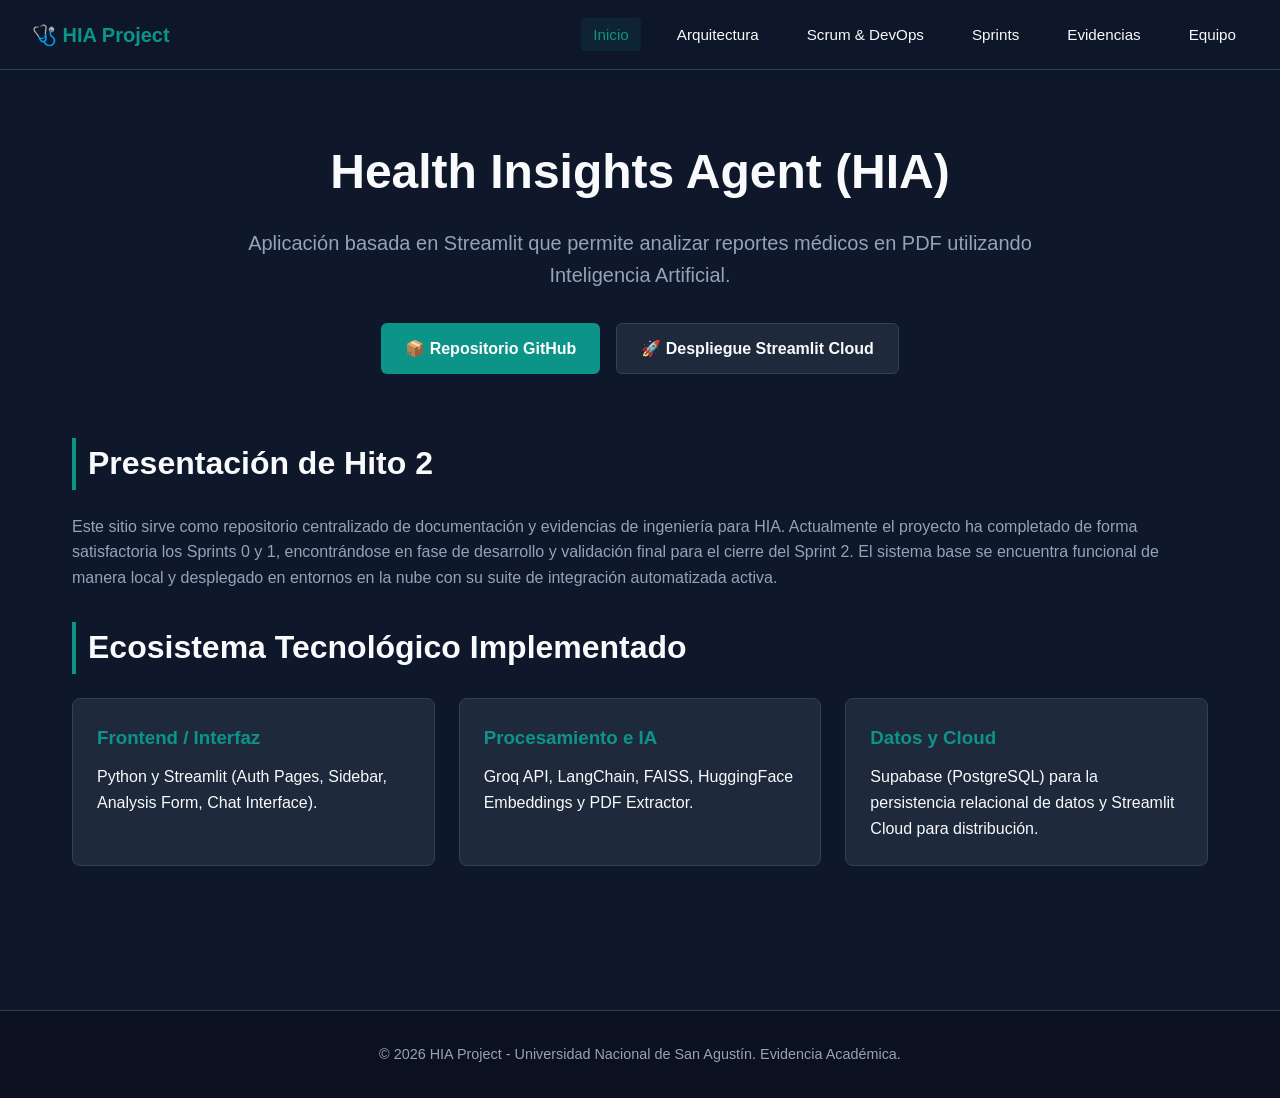
<file: docs/index.html>
<!DOCTYPE html>
<html lang="es">
<head>
    <meta charset="UTF-8">
    <meta name="viewport" content="width=device-width, initial-scale=1.0">
    <title>HIA - Inicio</title>
    <link rel="stylesheet" href="css/styles.css">
</head>
<body>

    <nav class="navbar">
        <div class="nav-logo">🩺 HIA Project</div>
        <div class="menu-toggle"><span></span><span></span><span></span></div>
        <ul class="nav-links">
            <li><a href="index.html">Inicio</a></li>
            <li><a href="architecture.html">Arquitectura</a></li>
            <li><a href="scrum-devops.html">Scrum & DevOps</a></li>
            <li><a href="sprints.html">Sprints</a></li>
            <li><a href="evidence.html">Evidencias</a></li>
            <li><a href="team.html">Equipo</a></li>
        </ul>
    </nav>

    <header class="hero">
        <h1>Health Insights Agent (HIA)</h1>
        <p>Aplicación basada en Streamlit que permite analizar reportes médicos en PDF utilizando Inteligencia Artificial.</p>
        <div class="cta-group">
            <a href="https://github.com/JimmyVilcaP/HIA-ProyectoIPS.git" target="_blank" class="btn btn-primary">📦 Repositorio GitHub</a>
            <a href="https://hia-proyect.streamlit.app/" target="_blank" class="btn btn-secondary">🚀 Despliegue Streamlit Cloud</a>
        </div>
    </header>

    <main class="container">
        <section>
            <h2 class="section-title">Presentación de Hito 2</h2>
            <p style="margin-bottom: 2rem; color: var(--text-muted);">
                Este sitio sirve como repositorio centralizado de documentación y evidencias de ingeniería para HIA. Actualmente el proyecto ha completado de forma satisfactoria los Sprints 0 y 1, encontrándose en fase de desarrollo y validación final para el cierre del Sprint 2. El sistema base se encuentra funcional de manera local y desplegado en entornos en la nube con su suite de integración automatizada activa.
            </p>
        </section>

        <section>
            <h2 class="section-title">Ecosistema Tecnológico Implementado</h2>
            <div class="grid-3">
                <div class="card">
                    <h3 class="card-tech-title">Frontend / Interfaz</h3>
                    <p>Python y Streamlit (Auth Pages, Sidebar, Analysis Form, Chat Interface).</p>
                </div>
                <div class="card">
                    <h3 class="card-tech-title">Procesamiento e IA</h3>
                    <p>Groq API, LangChain, FAISS, HuggingFace Embeddings y PDF Extractor.</p>
                </div>
                <div class="card">
                    <h3 class="card-tech-title">Datos y Cloud</h3>
                    <p>Supabase (PostgreSQL) para la persistencia relacional de datos y Streamlit Cloud para distribución.</p>
                </div>
            </div>
        </section>
    </main>

    <footer>
        <p>&copy; 2026 HIA Project - Universidad Nacional de San Agustín. Evidencia Académica.</p>
    </footer>

    <script src="js/main.js"></script>
</body>
</html>
</file>
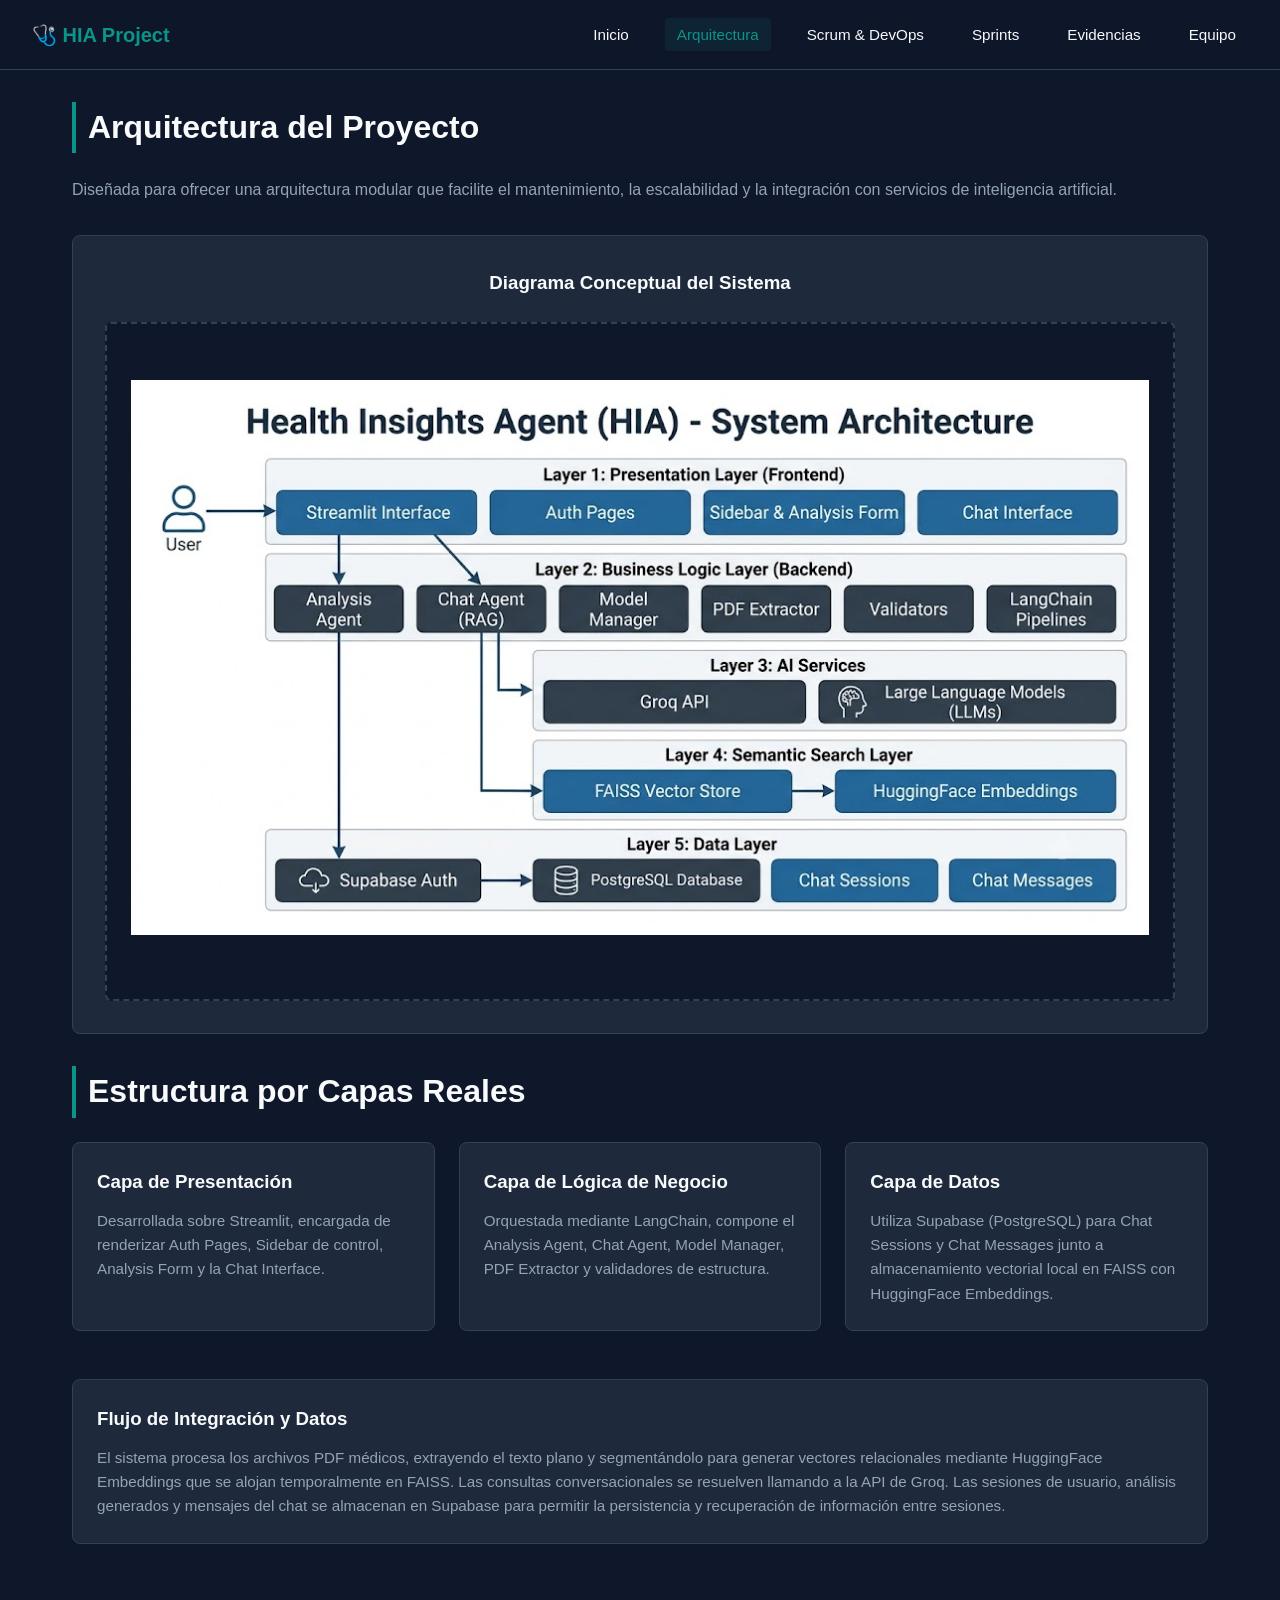
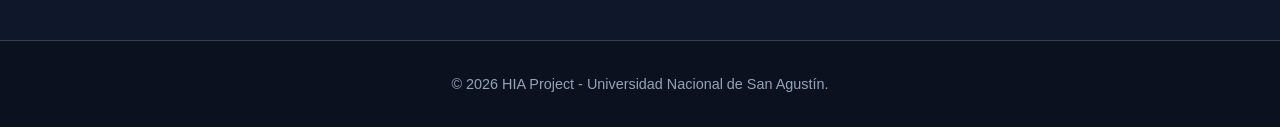
<file: docs/architecture.html>
<!DOCTYPE html>
<html lang="es">
<head>
    <meta charset="UTF-8">
    <meta name="viewport" content="width=device-width, initial-scale=1.0">
    <title>HIA - Arquitectura</title>
    <link rel="stylesheet" href="css/styles.css">
</head>
<body>

    <nav class="navbar">
        <div class="nav-logo">🩺 HIA Project</div>
        <div class="menu-toggle"><span></span><span></span><span></span></div>
        <ul class="nav-links">
            <li><a href="index.html">Inicio</a></li>
            <li><a href="architecture.html">Arquitectura</a></li>
            <li><a href="scrum-devops.html">Scrum & DevOps</a></li>
            <li><a href="sprints.html">Sprints</a></li>
            <li><a href="evidence.html">Evidencias</a></li>
            <li><a href="team.html">Equipo</a></li>
        </ul>
    </nav>

    <main class="container">
        <header style="margin-bottom: 2rem;">
            <h1 class="section-title">Arquitectura del Proyecto</h1>
            <p style="color: var(--text-muted);">Diseñada para ofrecer una arquitectura modular que facilite el mantenimiento, la escalabilidad y la integración con servicios de inteligencia artificial.</p>
        </header>

        <section class="diagram-container">
            <h3>Diagrama Conceptual del Sistema</h3>
            <div style="margin-top: 1.5rem;" class="placeholder-img">
                <img src="./assets/diagrams/architecture_map.png" alt="Mapa de Arquitectura" style="max-width: 100%; height: auto;">
            </div>
        </section>

        <section>
            <h2 class="section-title">Estructura por Capas Reales</h2>
            <div class="grid-3">
                <div class="card">
                    <h3>Capa de Presentación</h3>
                    <p style="color: var(--text-muted); font-size: 0.95rem;">Desarrollada sobre Streamlit, encargada de renderizar Auth Pages, Sidebar de control, Analysis Form y la Chat Interface.</p>
                </div>
                <div class="card">
                    <h3>Capa de Lógica de Negocio</h3>
                    <p style="color: var(--text-muted); font-size: 0.95rem;">Orquestada mediante LangChain, compone el Analysis Agent, Chat Agent, Model Manager, PDF Extractor y validadores de estructura.</p>
                </div>
                <div class="card">
                    <h3>Capa de Datos</h3>
                    <p style="color: var(--text-muted); font-size: 0.95rem;">Utiliza Supabase (PostgreSQL) para Chat Sessions y Chat Messages junto a almacenamiento vectorial local en FAISS con HuggingFace Embeddings.</p>
                </div>
            </div>
        </section>

        <section class="card" style="margin-top: 1.5rem;">
            <h3>Flujo de Integración y Datos</h3>
            <p style="color: var(--text-muted); font-size: 0.95rem;">
                El sistema procesa los archivos PDF médicos, extrayendo el texto plano y segmentándolo para generar vectores relacionales mediante HuggingFace Embeddings que se alojan temporalmente en FAISS. Las consultas conversacionales se resuelven llamando a la API de Groq. Las sesiones de usuario, análisis generados y mensajes del chat se almacenan en Supabase para permitir la persistencia y recuperación de información entre sesiones.
            </p>
        </section>
    </main>

    <footer>
        <p>&copy; 2026 HIA Project - Universidad Nacional de San Agustín.</p>
    </footer>

    <script src="js/main.js"></script>
</body>
</html>
</file>
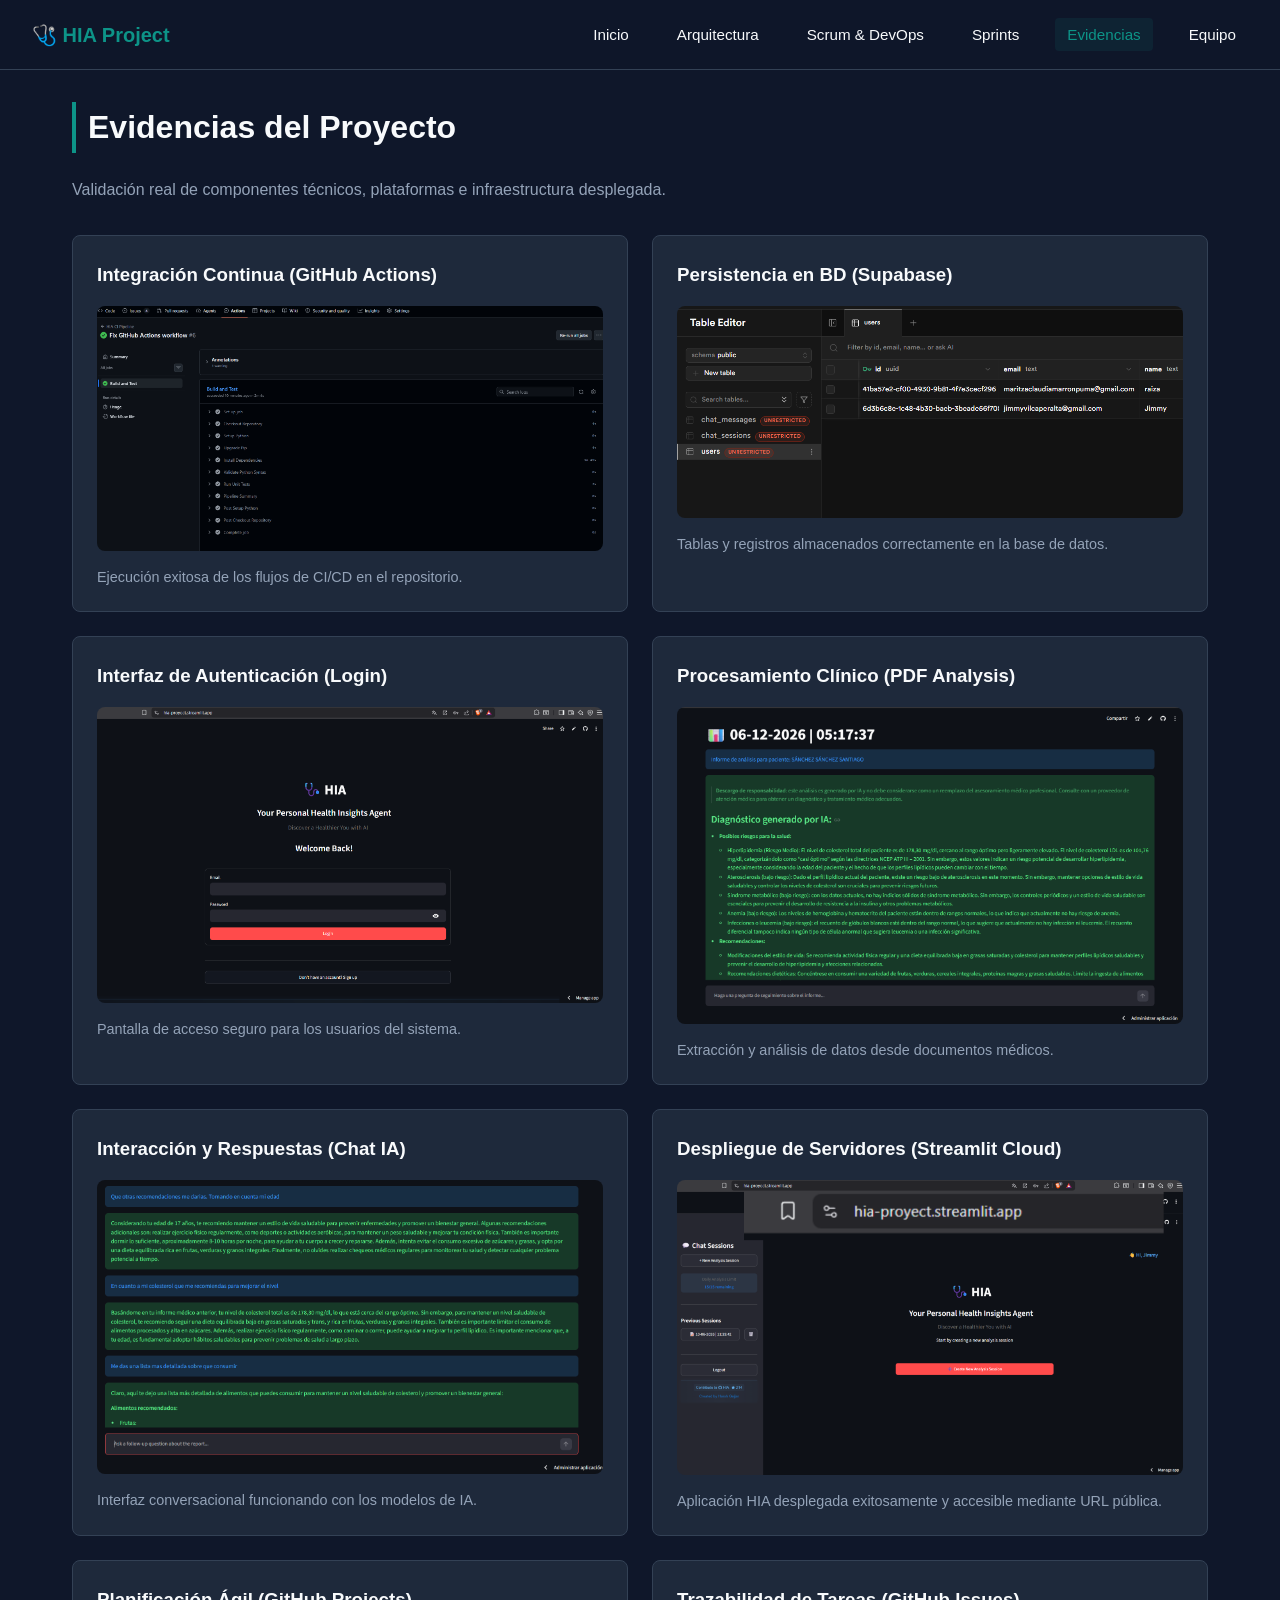
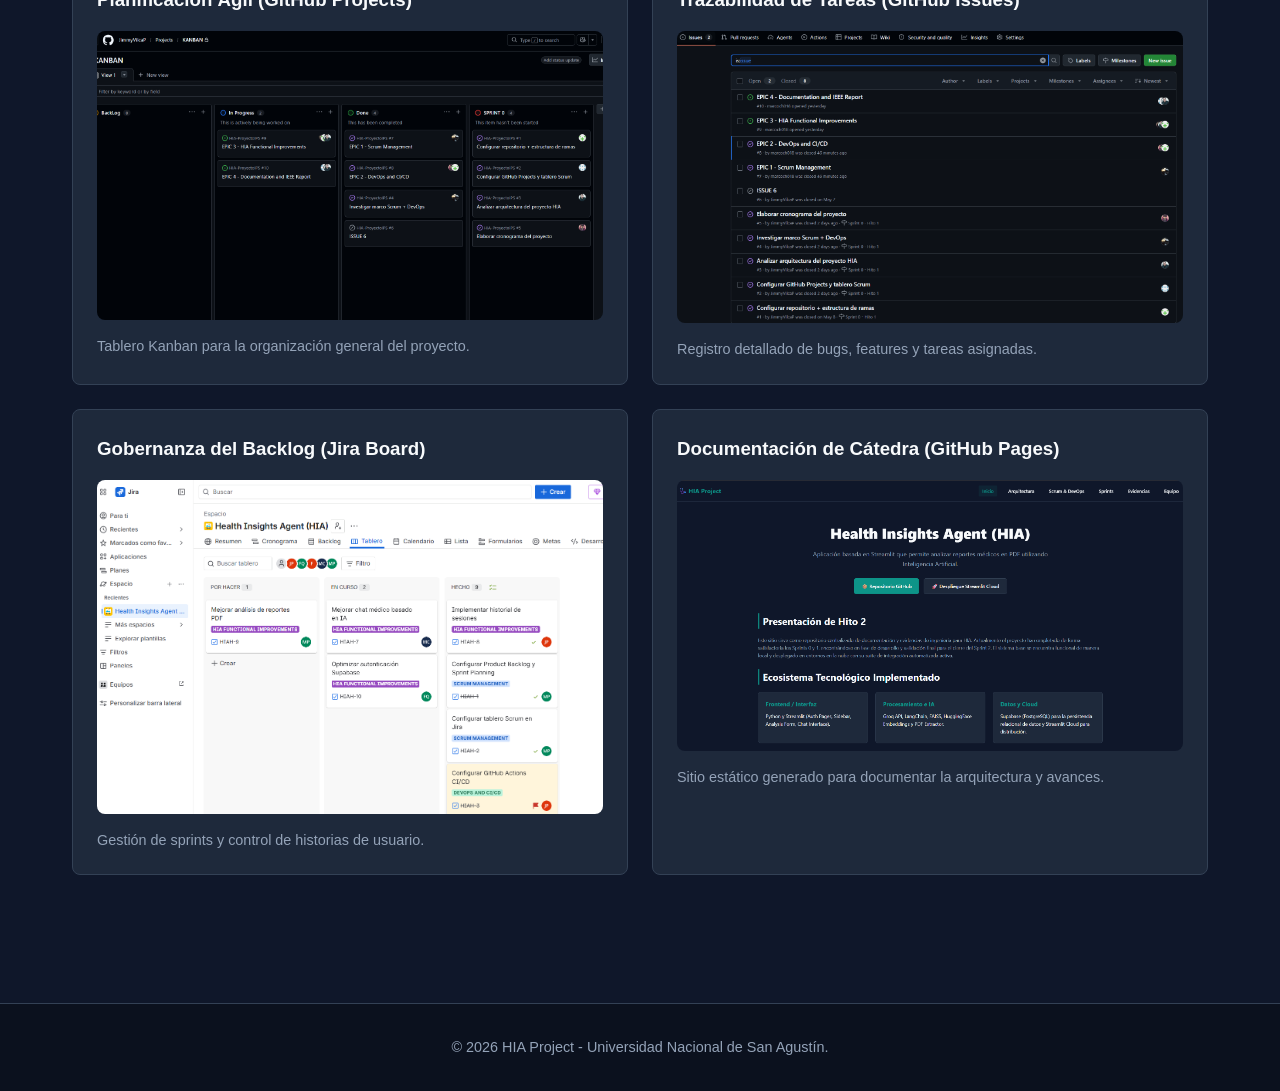
<file: docs/evidence.html>
<!DOCTYPE html>
<html lang="es">
<head>
    <meta charset="UTF-8">
    <meta name="viewport" content="width=device-width, initial-scale=1.0">
    <title>HIA - Evidencias</title>
    <link rel="stylesheet" href="css/styles.css">
</head>
<body>
    <nav class="navbar">
        <div class="nav-logo">🩺 HIA Project</div>
        <div class="menu-toggle"><span></span><span></span><span></span></div>
        <ul class="nav-links">
            <li><a href="index.html">Inicio</a></li>
            <li><a href="architecture.html">Arquitectura</a></li>
            <li><a href="scrum-devops.html">Scrum & DevOps</a></li>
            <li><a href="sprints.html">Sprints</a></li>
            <li><a href="evidence.html" class="active">Evidencias</a></li>
            <li><a href="team.html">Equipo</a></li>
        </ul>
    </nav>

    <main class="container">
        <header class="section-header">
            <h1 class="section-title">Evidencias del Proyecto</h1>
            <p class="section-subtitle">Validación real de componentes técnicos, plataformas e infraestructura desplegada.</p>
        </header>

        <div class="grid-2">
            <div class="card">
                <h3>Integración Continua (GitHub Actions)</h3>
                <div class="evidence-img-container">
                    <img src="./assets/images/evidencia_github_actions.png" alt="Evidencia de GitHub Actions" class="zoomable-image">
                </div>
                <p class="evidence-desc">Ejecución exitosa de los flujos de CI/CD en el repositorio.</p>
            </div>

            <div class="card">
                <h3>Persistencia en BD (Supabase)</h3>
                <div class="evidence-img-container">
                    <img src="assets/images/evidencia_supabase.png" alt="Evidencia de Supabase" class="zoomable-image">
                </div>
                <p class="evidence-desc">Tablas y registros almacenados correctamente en la base de datos.</p>
            </div>

            <div class="card">
                <h3>Interfaz de Autenticación (Login)</h3>
                <div class="evidence-img-container">
                    <img src="assets/images/evidencia_login.png" alt="Evidencia de Login" class="zoomable-image">
                </div>
                <p class="evidence-desc">Pantalla de acceso seguro para los usuarios del sistema.</p>
            </div>

            <div class="card">
                <h3>Procesamiento Clínico (PDF Analysis)</h3>
                <div class="evidence-img-container">
                    <img src="assets/images/evidencia_pdf_analysis.png" alt="Evidencia de PDF Analysis" class="zoomable-image">
                </div>
                <p class="evidence-desc">Extracción y análisis de datos desde documentos médicos.</p>
            </div>

            <div class="card">
                <h3>Interacción y Respuestas (Chat IA)</h3>
                <div class="evidence-img-container">
                    <img src="assets/images/evidencia_chat_ia.png" alt="Evidencia de Chat IA" class="zoomable-image">
                </div>
                <p class="evidence-desc">Interfaz conversacional funcionando con los modelos de IA.</p>
            </div>

            <div class="card">
                <h3>Despliegue de Servidores (Streamlit Cloud)</h3>
                <div class="evidence-img-container">
                    <img src="assets/images/evidencia_streamlit_cloud.png" alt="Evidencia de Streamlit Cloud" class="zoomable-image">
                </div>
                <p class="evidence-desc">Aplicación HIA desplegada exitosamente y accesible mediante URL pública.</p>
            </div>

            <div class="card">
                <h3>Planificación Ágil (GitHub Projects)</h3>
                <div class="evidence-img-container">
                    <img src="assets/images/evidencia_github_projects.png" alt="Evidencia de GitHub Projects" class="zoomable-image">
                </div>
                <p class="evidence-desc">Tablero Kanban para la organización general del proyecto.</p>
            </div>

            <div class="card">
                <h3>Trazabilidad de Tareas (GitHub Issues)</h3>
                <div class="evidence-img-container">
                    <img src="assets/images/evidencia_github_issues.png" alt="Evidencia de GitHub Issues" class="zoomable-image">
                </div>
                <p class="evidence-desc">Registro detallado de bugs, features y tareas asignadas.</p>
            </div>

            <div class="card">
                <h3>Gobernanza del Backlog (Jira Board)</h3>
                <div class="evidence-img-container">
                    <img src="assets/images/evidencia_jira_board.png" alt="Evidencia de Jira Board" class="zoomable-image">
                </div>
                <p class="evidence-desc">Gestión de sprints y control de historias de usuario.</p>
            </div>

            <div class="card">
                <h3>Documentación de Cátedra (GitHub Pages)</h3>
                <div class="evidence-img-container">
                    <img src="assets/images/evidencia_github_pages.png" alt="Evidencia de GitHub Pages" class="zoomable-image">
                </div>
                <p class="evidence-desc">Sitio estático generado para documentar la arquitectura y avances.</p>
            </div>
        </div>
    </main>

    <div id="imageModal" class="modal">
        <span class="close-modal">&times;</span>
        <img class="modal-content" id="expandedImg">
        <div id="modalCaption"></div>
    </div>

    <footer>
        <p>&copy; 2026 HIA Project - Universidad Nacional de San Agustín.</p>
    </footer>

    <script src="js/main.js"></script>
</body>
</html>
</file>
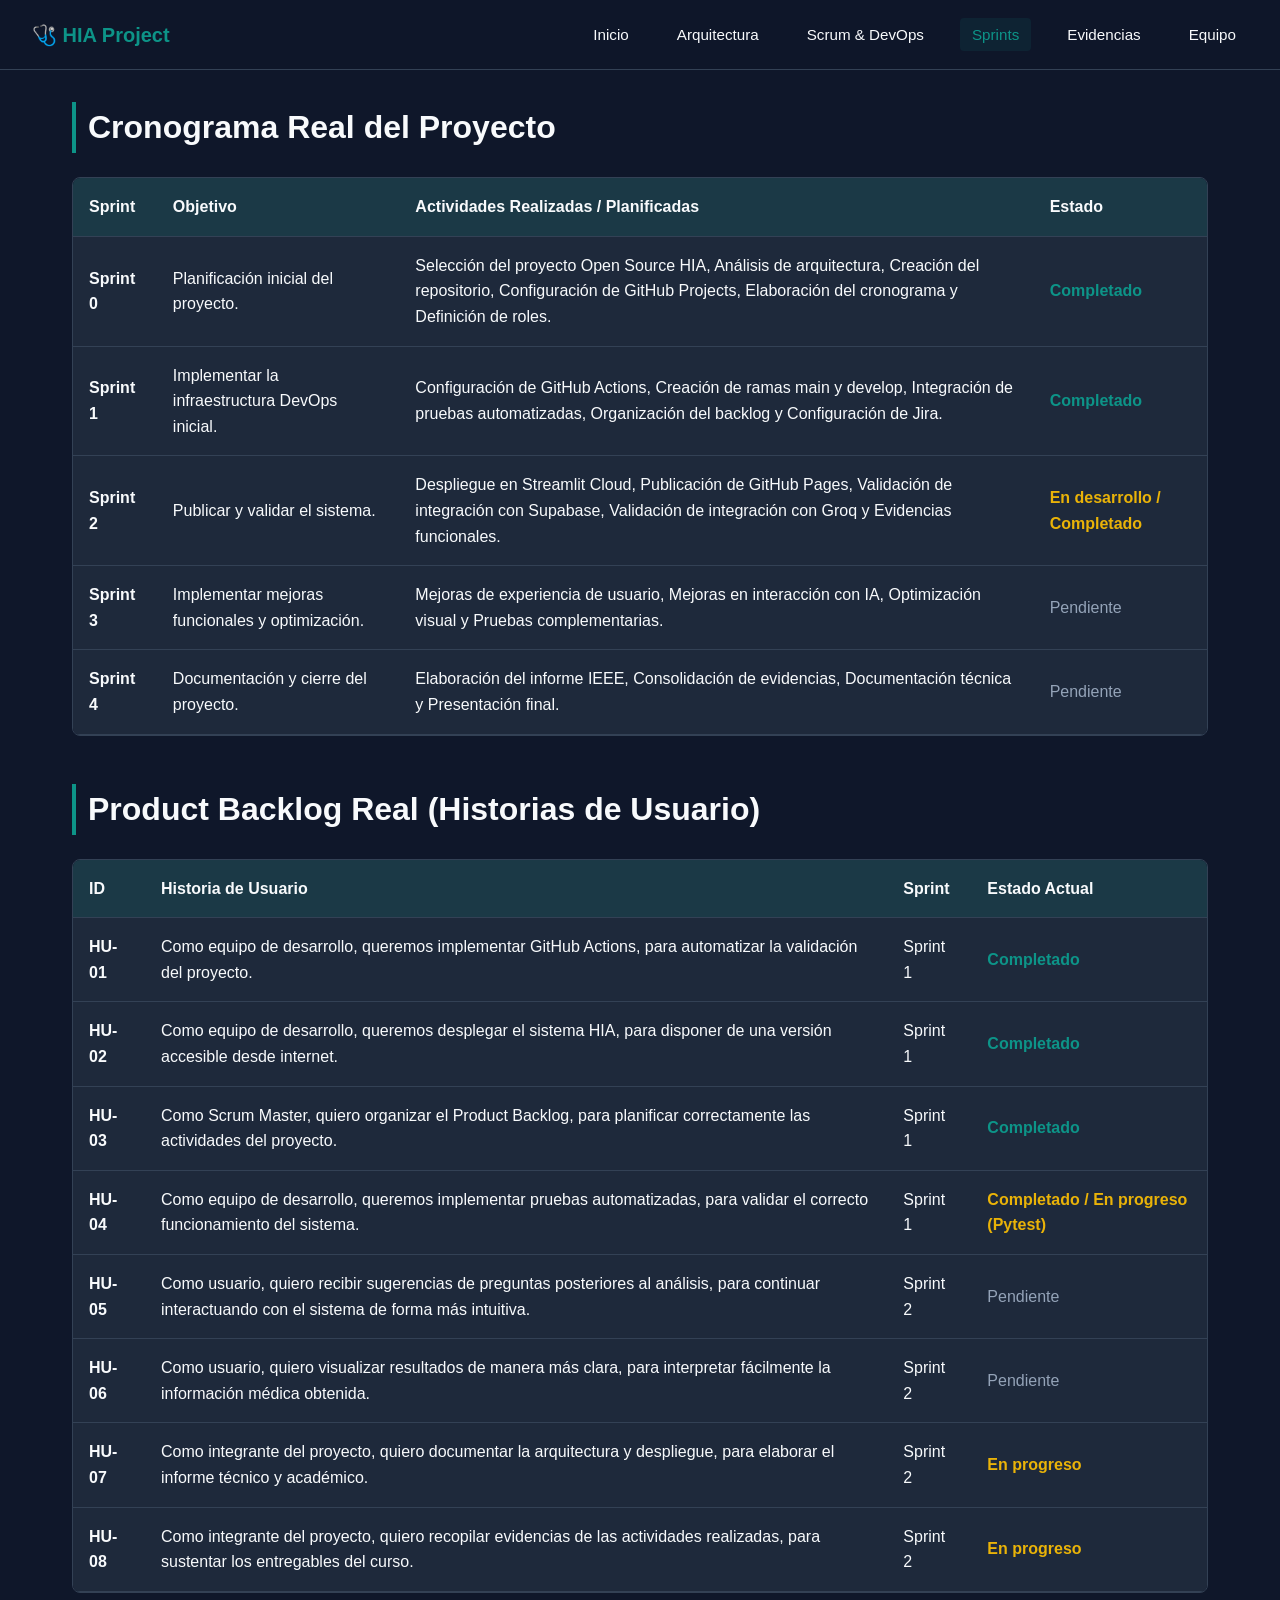
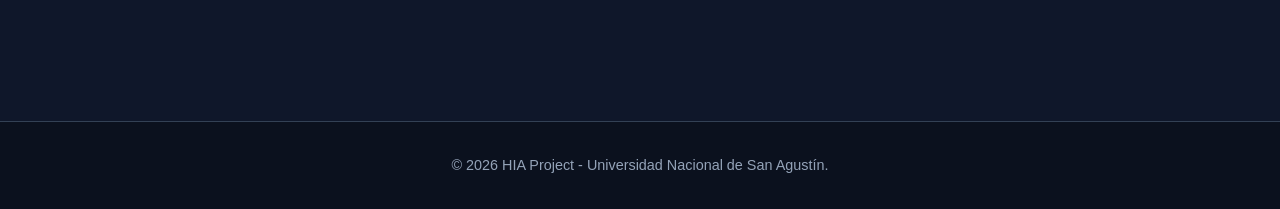
<file: docs/sprints.html>
<!DOCTYPE html>
<html lang="es">
<head>
    <meta charset="UTF-8">
    <meta name="viewport" content="width=device-width, initial-scale=1.0">
    <title>HIA - Sprints</title>
    <link rel="stylesheet" href="css/styles.css">
</head>
<body>

    <nav class="navbar">
        <div class="nav-logo">🩺 HIA Project</div>
        <div class="menu-toggle"><span></span><span></span><span></span></div>
        <ul class="nav-links">
            <li><a href="index.html">Inicio</a></li>
            <li><a href="architecture.html">Arquitectura</a></li>
            <li><a href="scrum-devops.html">Scrum & DevOps</a></li>
            <li><a href="sprints.html">Sprints</a></li>
            <li><a href="evidence.html">Evidencias</a></li>
            <li><a href="team.html">Equipo</a></li>
        </ul>
    </nav>

    <main class="container">
        <section>
            <h2 class="section-title">Cronograma Real del Proyecto</h2>
            <div class="table-responsive">
                <table>
                    <thead>
                        <tr>
                            <th>Sprint</th>
                            <th>Objetivo</th>
                            <th>Actividades Realizadas / Planificadas</th>
                            <th>Estado</th>
                        </tr>
                    </thead>
                    <tbody>
                        <tr>
                            <td><strong>Sprint 0</strong></td>
                            <td>Planificación inicial del proyecto.</td>
                            <td>Selección del proyecto Open Source HIA, Análisis de arquitectura, Creación del repositorio, Configuración de GitHub Projects, Elaboración del cronograma y Definición de roles.</td>
                            <td style="color: var(--accent-color); font-weight: bold;">Completado</td>
                        </tr>
                        <tr>
                            <td><strong>Sprint 1</strong></td>
                            <td>Implementar la infraestructura DevOps inicial.</td>
                            <td>Configuración de GitHub Actions, Creación de ramas main y develop, Integración de pruebas automatizadas, Organización del backlog y Configuración de Jira.</td>
                            <td style="color: var(--accent-color); font-weight: bold;">Completado</td>
                        </tr>
                        <tr>
                            <td><strong>Sprint 2</strong></td>
                            <td>Publicar y validar el sistema.</td>
                            <td>Despliegue en Streamlit Cloud, Publicación de GitHub Pages, Validación de integración con Supabase, Validación de integración con Groq y Evidencias funcionales.</td>
                            <td style="color: var(--warning-color); font-weight: bold;">En desarrollo / Completado</td>
                        </tr>
                        <tr>
                            <td><strong>Sprint 3</strong></td>
                            <td>Implementar mejoras funcionales y optimización.</td>
                            <td>Mejoras de experiencia de usuario, Mejoras en interacción con IA, Optimización visual y Pruebas complementarias.</td>
                            <td style="color: var(--text-muted);">Pendiente</td>
                        </tr>
                        <tr>
                            <td><strong>Sprint 4</strong></td>
                            <td>Documentación y cierre del proyecto.</td>
                            <td>Elaboración del informe IEEE, Consolidación de evidencias, Documentación técnica y Presentación final.</td>
                            <td style="color: var(--text-muted);">Pendiente</td>
                        </tr>
                    </tbody>
                </table>
            </div>
        </section>

        <section style="margin-top: 3rem;">
            <h2 class="section-title">Product Backlog Real (Historias de Usuario)</h2>
            <div class="table-responsive">
                <table>
                    <thead>
                        <tr>
                            <th>ID</th>
                            <th>Historia de Usuario</th>
                            <th>Sprint</th>
                            <th>Estado Actual</th>
                        </tr>
                    </thead>
                    <tbody>
                        <tr>
                            <td><strong>HU-01</strong></td>
                            <td>Como equipo de desarrollo, queremos implementar GitHub Actions, para automatizar la validación del proyecto.</td>
                            <td>Sprint 1</td>
                            <td style="color: var(--accent-color); font-weight: bold;">Completado</td>
                        </tr>
                        <tr>
                            <td><strong>HU-02</strong></td>
                            <td>Como equipo de desarrollo, queremos desplegar el sistema HIA, para disponer de una versión accesible desde internet.</td>
                            <td>Sprint 1</td>
                            <td style="color: var(--accent-color); font-weight: bold;">Completado</td>
                        </tr>
                        <tr>
                            <td><strong>HU-03</strong></td>
                            <td>Como Scrum Master, quiero organizar el Product Backlog, para planificar correctamente las actividades del proyecto.</td>
                            <td>Sprint 1</td>
                            <td style="color: var(--accent-color); font-weight: bold;">Completado</td>
                        </tr>
                        <tr>
                            <td><strong>HU-04</strong></td>
                            <td>Como equipo de desarrollo, queremos implementar pruebas automatizadas, para validar el correcto funcionamiento del sistema.</td>
                            <td>Sprint 1</td>
                            <td style="color: var(--warning-color); font-weight: bold;">Completado / En progreso (Pytest)</td>
                        </tr>
                        <tr>
                            <td><strong>HU-05</strong></td>
                            <td>Como usuario, quiero recibir sugerencias de preguntas posteriores al análisis, para continuar interactuando con el sistema de forma más intuitiva.</td>
                            <td>Sprint 2</td>
                            <td style="color: var(--text-muted);">Pendiente</td>
                        </tr>
                        <tr>
                            <td><strong>HU-06</strong></td>
                            <td>Como usuario, quiero visualizar resultados de manera más clara, para interpretar fácilmente la información médica obtenida.</td>
                            <td>Sprint 2</td>
                            <td style="color: var(--text-muted);">Pendiente</td>
                        </tr>
                        <tr>
                            <td><strong>HU-07</strong></td>
                            <td>Como integrante del proyecto, quiero documentar la arquitectura y despliegue, para elaborar el informe técnico y académico.</td>
                            <td>Sprint 2</td>
                            <td style="color: var(--warning-color); font-weight: bold;">En progreso</td>
                        </tr>
                        <tr>
                            <td><strong>HU-08</strong></td>
                            <td>Como integrante del proyecto, quiero recopilar evidencias de las actividades realizadas, para sustentar los entregables del curso.</td>
                            <td>Sprint 2</td>
                            <td style="color: var(--warning-color); font-weight: bold;">En progreso</td>
                        </tr>
                    </tbody>
                </table>
            </div>
        </section>
    </main>

    <footer>
        <p>&copy; 2026 HIA Project - Universidad Nacional de San Agustín.</p>
    </footer>

    <script src="js/main.js"></script>
</body>
</html>
</file>
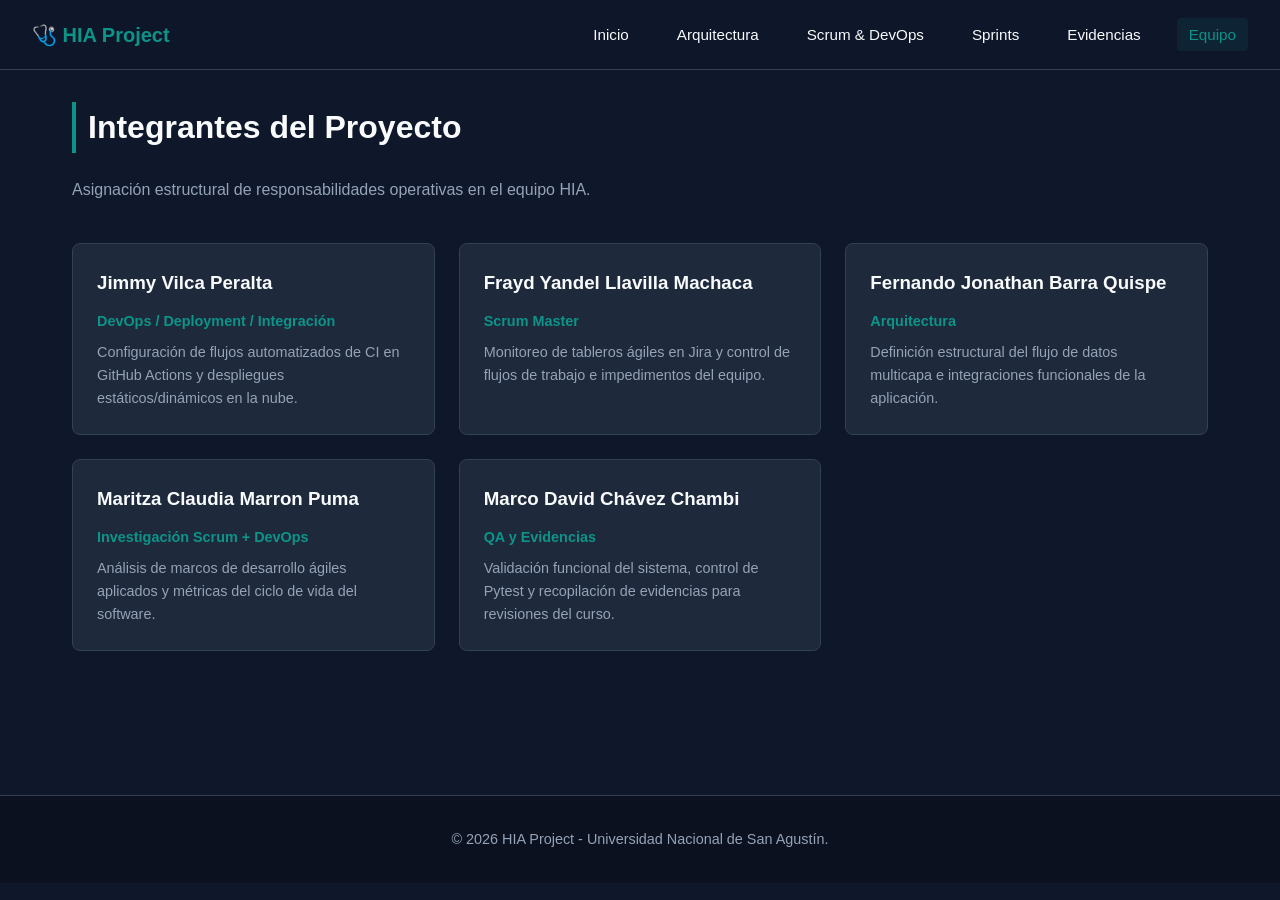
<file: docs/team.html>
<!DOCTYPE html>
<html lang="es">
<head>
    <meta charset="UTF-8">
    <meta name="viewport" content="width=device-width, initial-scale=1.0">
    <title>HIA - Equipo</title>
    <link rel="stylesheet" href="css/styles.css">
</head>
<body>

    <nav class="navbar">
        <div class="nav-logo">🩺 HIA Project</div>
        <div class="menu-toggle"><span></span><span></span><span></span></div>
        <ul class="nav-links">
            <li><a href="index.html">Inicio</a></li>
            <li><a href="architecture.html">Arquitectura</a></li>
            <li><a href="scrum-devops.html">Scrum & DevOps</a></li>
            <li><a href="sprints.html">Sprints</a></li>
            <li><a href="evidence.html">Evidencias</a></li>
            <li><a href="team.html">Equipo</a></li>
        </ul>
    </nav>

    <main class="container">
        <header style="margin-bottom: 2.5rem;">
            <h1 class="section-title">Integrantes del Proyecto</h1>
            <p style="color: var(--text-muted);">Asignación estructural de responsabilidades operativas en el equipo HIA.</p>
        </header>

        <div class="grid-3">
            <div class="card">
                <h3>Jimmy Vilca Peralta</h3>
                <p style="color: var(--accent-color); font-weight: 600; font-size: 0.9rem; margin-bottom: 0.5rem;">DevOps / Deployment / Integración</p>
                <p style="font-size: 0.9rem; color: var(--text-muted);">Configuración de flujos automatizados de CI en GitHub Actions y despliegues estáticos/dinámicos en la nube.</p>
            </div>

            <div class="card">
                <h3>Frayd Yandel Llavilla Machaca</h3>
                <p style="color: var(--accent-color); font-weight: 600; font-size: 0.9rem; margin-bottom: 0.5rem;">Scrum Master</p>
                <p style="font-size: 0.9rem; color: var(--text-muted);">Monitoreo de tableros ágiles en Jira y control de flujos de trabajo e impedimentos del equipo.</p>
            </div>

            <div class="card">
                <h3>Fernando Jonathan Barra Quispe</h3>
                <p style="color: var(--accent-color); font-weight: 600; font-size: 0.9rem; margin-bottom: 0.5rem;">Arquitectura</p>
                <p style="font-size: 0.9rem; color: var(--text-muted);">Definición estructural del flujo de datos multicapa e integraciones funcionales de la aplicación.</p>
            </div>

            <div class="card">
                <h3>Maritza Claudia Marron Puma</h3>
                <p style="color: var(--accent-color); font-weight: 600; font-size: 0.9rem; margin-bottom: 0.5rem;">Investigación Scrum + DevOps</p>
                <p style="font-size: 0.9rem; color: var(--text-muted);">Análisis de marcos de desarrollo ágiles aplicados y métricas del ciclo de vida del software.</p>
            </div>

            <div class="card">
                <h3>Marco David Chávez Chambi</h3>
                <p style="color: var(--accent-color); font-weight: 600; font-size: 0.9rem; margin-bottom: 0.5rem;">QA y Evidencias</p>
                <p style="font-size: 0.9rem; color: var(--text-muted);">Validación funcional del sistema, control de Pytest y recopilación de evidencias para revisiones del curso.</p>
            </div>
        </div>
    </main>

    <footer>
        <p>&copy; 2026 HIA Project - Universidad Nacional de San Agustín.</p>
    </footer>

    <script src="js/main.js"></script>
</body>
</html>
</file>
<file: docs/css/styles.css>
/* ==========================================================================
   HEALTH INSIGHTS AGENT (HIA) - STYLESHEET (CORREGIDO HITO 2 + LIGHTBOX)
   ========================================================================== */

:root {
    --primary-color: #0f172a;    /* Slate 900 - Fondo principal */
    --secondary-color: #1e293b;  /* Slate 800 - Tarjetas y componentes */
    --accent-color: #0d9488;     /* Teal 600 - Interacciones y estados completados */
    --accent-hover: #0f766e;     /* Teal 700 - Hover */
    --warning-color: #eab308;    /* Yellow 500 - Estado en progreso */
    --text-main: #f8fafc;        /* Slate 50 - Texto principal */
    --text-muted: #94a3b8;       /* Slate 400 - Subtítulos y descripciones */
    --border-color: #334155;     /* Slate 700 - Bordes sutiles */
    --font-stack: 'Segoe UI', -apple-system, BlinkMacSystemFont, Roboto, sans-serif;
    --max-width: 1200px;
}

* {
    margin: 0;
    padding: 0;
    box-sizing: border-box;
}

body {
    font-family: var(--font-stack);
    background-color: var(--primary-color);
    color: var(--text-main);
    line-height: 1.6;
    padding-top: 70px;
}

a {
    color: inherit;
    text-decoration: none;
}

/* --- NAVBAR --- */
.navbar {
    position: fixed;
    top: 0;
    left: 0;
    width: 100%;
    height: 70px;
    background-color: rgba(15, 23, 42, 0.95);
    border-bottom: 1px solid var(--border-color);
    display: flex;
    justify-content: space-between;
    align-items: center;
    padding: 0 2rem;
    z-index: 1000;
    backdrop-filter: blur(10px);
}

.nav-logo {
    font-weight: 700;
    font-size: 1.25rem;
    color: var(--accent-color);
}

.nav-links {
    display: flex;
    list-style: none;
    gap: 1.5rem;
}

.nav-links a {
    font-size: 0.95rem;
    font-weight: 500;
    transition: color 0.3s;
    padding: 0.5rem 0.75rem;
    border-radius: 4px;
}

.nav-links a:hover, .nav-links a.active {
    color: var(--accent-color);
    background-color: rgba(13, 148, 136, 0.1);
}

/* --- HERO SECTION --- */
.hero {
    max-width: var(--max-width);
    margin: 4rem auto 2rem auto;
    padding: 0 2rem;
    text-align: center;
}

.hero h1 {
    font-size: 3rem;
    font-weight: 800;
    margin-bottom: 1rem;
}

.hero p {
    font-size: 1.25rem;
    color: var(--text-muted);
    max-width: 800px;
    margin: 0 auto 2rem auto;
}

.cta-group {
    display: flex;
    justify-content: center;
    gap: 1rem;
    flex-wrap: wrap;
}

/* --- BOTONES --- */
.btn {
    display: inline-flex;
    align-items: center;
    justify-content: center;
    padding: 0.75rem 1.5rem;
    font-weight: 600;
    border-radius: 6px;
    transition: all 0.2s;
    cursor: pointer;
    border: none;
}

.btn-primary {
    background-color: var(--accent-color);
    color: #ffffff;
}

.btn-primary:hover {
    background-color: var(--accent-hover);
}

.btn-secondary {
    background-color: var(--secondary-color);
    border: 1px solid var(--border-color);
}

.btn-secondary:hover {
    background-color: var(--border-color);
}

/* --- CONTENEDORES Y MAQUETACIÓN --- */
.container {
    max-width: var(--max-width);
    margin: 0 auto;
    padding: 2rem;
}

.section-title {
    font-size: 2rem;
    font-weight: 700;
    margin-bottom: 1.5rem;
    border-left: 4px solid var(--accent-color);
    padding-left: 0.75rem;
}

.grid-2 {
    display: grid;
    grid-template-columns: repeat(auto-fit, minmax(450px, 1fr));
    gap: 1.5rem;
    margin-bottom: 2rem;
}

.grid-3 {
    display: grid;
    grid-template-columns: repeat(auto-fit, minmax(300px, 1fr));
    gap: 1.5rem;
    margin-bottom: 3rem;
}

.card {
    background-color: var(--secondary-color);
    border: 1px solid var(--border-color);
    border-radius: 8px;
    padding: 1.5rem;
}

.card h3 {
    margin-bottom: 0.75rem;
    color: var(--text-main);
}

.card-tech-title {
    color: var(--accent-color) !important;
}

/* --- TABLAS RESPONSIVAS --- */
.table-responsive {
    overflow-x: auto;
    margin-bottom: 2rem;
    border: 1px solid var(--border-color);
    border-radius: 8px;
}

table {
    width: 100%;
    border-collapse: collapse;
    background-color: var(--secondary-color);
}

th, td {
    padding: 1rem;
    text-align: left;
    border-bottom: 1px solid var(--border-color);
}

th {
    background-color: rgba(13, 148, 136, 0.15);
    color: var(--text-main);
}

/* --- CONTENEDORES DE IMAGEN / CONTENIDO --- */
.diagram-container {
    background-color: var(--secondary-color);
    border: 1px solid var(--border-color);
    border-radius: 8px;
    padding: 2rem;
    text-align: center;
    margin-bottom: 2rem;
}

.placeholder-img {
    background-color: var(--primary-color);
    border: 2px dashed var(--border-color);
    padding: 3.5rem 1.5rem;
    border-radius: 6px;
    color: var(--text-muted);
    font-family: monospace;
    font-size: 0.9rem;
}

/* --- NUEVO: ESTILOS PARA EVIDENCIAS Y MODAL (LIGHTBOX) --- */
.section-header {
    margin-bottom: 2rem;
}

.section-subtitle {
    color: var(--text-muted);
}

.evidence-img-container {
    margin: 1rem 0;
    overflow: hidden; 
    border-radius: 8px; 
}

.zoomable-image {
    width: 100%;
    height: auto;
    display: block;
    cursor: zoom-in; 
    transition: transform 0.3s ease;
}

.zoomable-image:hover {
    transform: scale(1.03); 
}

.evidence-desc {
    font-size: 0.9rem;
    color: var(--text-muted);
    margin-top: 0.5rem;
    line-height: 1.4;
}

/* Estilos del Modal */
.modal {
    display: none; 
    position: fixed;
    z-index: 2000; /* Mayor que el navbar para cubrirlo */
    padding-top: 60px;
    left: 0;
    top: 0;
    width: 100%;
    height: 100%;
    overflow: auto;
    background-color: rgba(15, 23, 42, 0.92); /* Usa tu color Slate 900 semitransparente */
    backdrop-filter: blur(5px); 
}

.modal-content {
    margin: auto;
    display: block;
    max-width: 90%;
    max-height: 80vh;
    border-radius: 8px;
    object-fit: contain;
    animation: zoomIn 0.3s ease;
}

#modalCaption {
    margin: auto;
    display: block;
    width: 80%;
    max-width: 700px;
    text-align: center;
    color: var(--text-muted); /* Color suave para la descripción */
    padding: 15px 0;
    font-size: 1.1rem;
    animation: zoomIn 0.3s ease;
}

.close-modal {
    position: absolute;
    top: 20px;
    right: 35px;
    color: var(--text-main);
    font-size: 40px;
    font-weight: bold;
    cursor: pointer;
    transition: 0.3s;
}

.close-modal:hover,
.close-modal:focus {
    color: var(--accent-color); /* Hover en color Teal */
    text-decoration: none;
    cursor: pointer;
}

@keyframes zoomIn {
    from {transform: scale(0.9); opacity: 0;}
    to {transform: scale(1); opacity: 1;}
}

/* --- FOOTER --- */
footer {
    border-top: 1px solid var(--border-color);
    background-color: #0b111e;
    padding: 2rem;
    text-align: center;
    color: var(--text-muted);
    font-size: 0.9rem;
    margin-top: 4rem;
}

/* --- MENÚ RESPONSIVO --- */
.menu-toggle {
    display: none;
    flex-direction: column;
    gap: 5px;
    cursor: pointer;
}

.menu-toggle span {
    width: 25px;
    height: 3px;
    background-color: var(--text-main);
}

@media (max-width: 768px) {
    .menu-toggle { display: flex; }
    .nav-links {
        display: none;
        flex-direction: column;
        position: absolute;
        top: 70px;
        left: 0;
        width: 100%;
        background-color: var(--primary-color);
        border-bottom: 1px solid var(--border-color);
        padding: 1rem 0;
    }
    .nav-links.active { display: flex; }
    .grid-2 { grid-template-columns: 1fr; }
}
</file>
